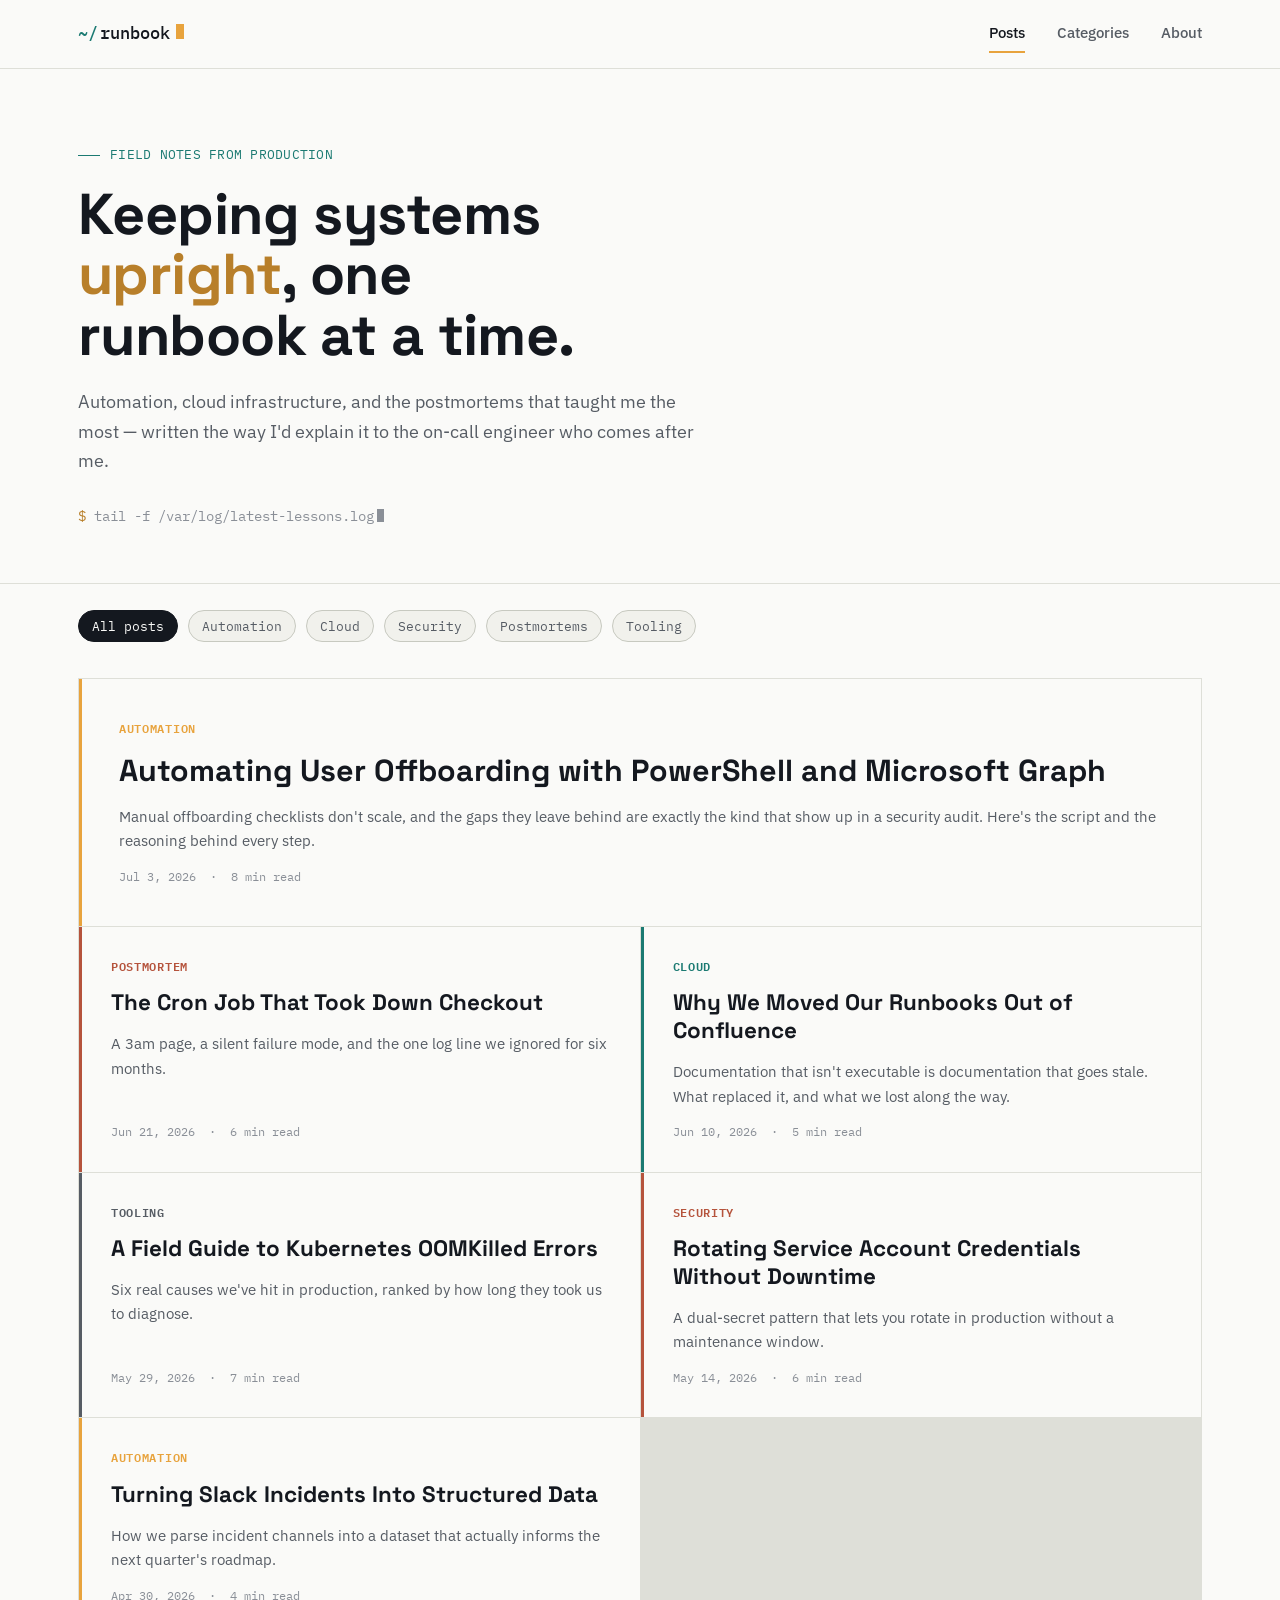
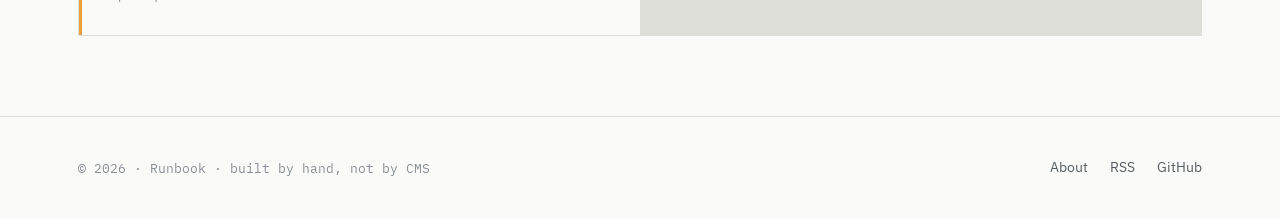
<file: index.html>
<!DOCTYPE html>
<html lang="en">
<head>
<meta charset="UTF-8">
<meta name="viewport" content="width=device-width, initial-scale=1.0">
<title>Runbook — notes on infrastructure &amp; automation</title>
<meta name="description" content="A running log of the systems, scripts, and postmortems behind keeping infrastructure upright.">
<link rel="preconnect" href="https://fonts.googleapis.com">
<link href="https://fonts.googleapis.com/css2?family=Space+Grotesk:wght@500;600;700&family=IBM+Plex+Sans:wght@400;500;600&family=IBM+Plex+Mono:wght@400;500;600&display=swap" rel="stylesheet">
<link rel="stylesheet" href="styles.css">
</head>
<body>

<nav class="site-nav">
  <div class="wrap">
    <a href="index.html" class="brand">
      <span class="brand-prompt">~/</span>runbook<span class="cursor"></span>
    </a>
    <div class="nav-links">
      <a href="index.html" class="active">Posts</a>
      <a href="index.html#categories">Categories</a>
      <a href="about.html">About</a>
    </div>
    <button class="nav-toggle" aria-label="Toggle menu"><span></span></button>
  </div>
</nav>

<header class="hero">
  <div class="wrap">
    <div class="hero-kicker">FIELD NOTES FROM PRODUCTION</div>
    <h1>Keeping systems <span class="hl">upright</span>, one runbook at a time.</h1>
    <p class="lede">Automation, cloud infrastructure, and the postmortems that taught me the most — written the way I'd explain it to the on-call engineer who comes after me.</p>
    <div class="hero-terminal">
      <span class="prompt">$</span> tail -f /var/log/latest-lessons.log<span class="cur"></span>
    </div>
  </div>
</header>

<main class="wrap" id="categories">

  <div class="chip-row">
    <button class="chip active" data-cat="all">All posts</button>
    <button class="chip" data-cat="automation">Automation</button>
    <button class="chip" data-cat="cloud">Cloud</button>
    <button class="chip" data-cat="security">Security</button>
    <button class="chip" data-cat="postmortems">Postmortems</button>
    <button class="chip" data-cat="tooling">Tooling</button>
  </div>

  <section class="post-grid">

    <a class="post-card featured" href="post.html" data-cat="automation" style="--cat-color:#E8A33D">
      <span class="cat-tag">Automation</span>
      <h3>Automating User Offboarding with PowerShell and Microsoft Graph</h3>
      <p>Manual offboarding checklists don't scale, and the gaps they leave behind are exactly the kind that show up in a security audit. Here's the script and the reasoning behind every step.</p>
      <div class="post-meta">
        <span>Jul 3, 2026</span>
        <span>·</span>
        <span>8 min read</span>
      </div>
    </a>

    <a class="post-card" href="#" data-cat="postmortems" style="--cat-color:#B5533C">
      <span class="cat-tag">Postmortem</span>
      <h3>The Cron Job That Took Down Checkout</h3>
      <p>A 3am page, a silent failure mode, and the one log line we ignored for six months.</p>
      <div class="post-meta"><span>Jun 21, 2026</span><span>·</span><span>6 min read</span></div>
    </a>

    <a class="post-card" href="#" data-cat="cloud" style="--cat-color:#1B7A72">
      <span class="cat-tag">Cloud</span>
      <h3>Why We Moved Our Runbooks Out of Confluence</h3>
      <p>Documentation that isn't executable is documentation that goes stale. What replaced it, and what we lost along the way.</p>
      <div class="post-meta"><span>Jun 10, 2026</span><span>·</span><span>5 min read</span></div>
    </a>

    <a class="post-card" href="#" data-cat="tooling" style="--cat-color:#565C64">
      <span class="cat-tag">Tooling</span>
      <h3>A Field Guide to Kubernetes OOMKilled Errors</h3>
      <p>Six real causes we've hit in production, ranked by how long they took us to diagnose.</p>
      <div class="post-meta"><span>May 29, 2026</span><span>·</span><span>7 min read</span></div>
    </a>

    <a class="post-card" href="#" data-cat="security" style="--cat-color:#B5533C">
      <span class="cat-tag">Security</span>
      <h3>Rotating Service Account Credentials Without Downtime</h3>
      <p>A dual-secret pattern that lets you rotate in production without a maintenance window.</p>
      <div class="post-meta"><span>May 14, 2026</span><span>·</span><span>6 min read</span></div>
    </a>

    <a class="post-card" href="#" data-cat="automation" style="--cat-color:#E8A33D">
      <span class="cat-tag">Automation</span>
      <h3>Turning Slack Incidents Into Structured Data</h3>
      <p>How we parse incident channels into a dataset that actually informs the next quarter's roadmap.</p>
      <div class="post-meta"><span>Apr 30, 2026</span><span>·</span><span>4 min read</span></div>
    </a>

  </section>

</main>

<footer class="site-footer">
  <div class="wrap">
    <div class="footer-mono">© 2026 · Runbook · built by hand, not by CMS</div>
    <div class="footer-links">
      <a href="about.html">About</a>
      <a href="#">RSS</a>
      <a href="#">GitHub</a>
    </div>
  </div>
</footer>

<script src="main.js"></script>
</body>
</html>
</file>
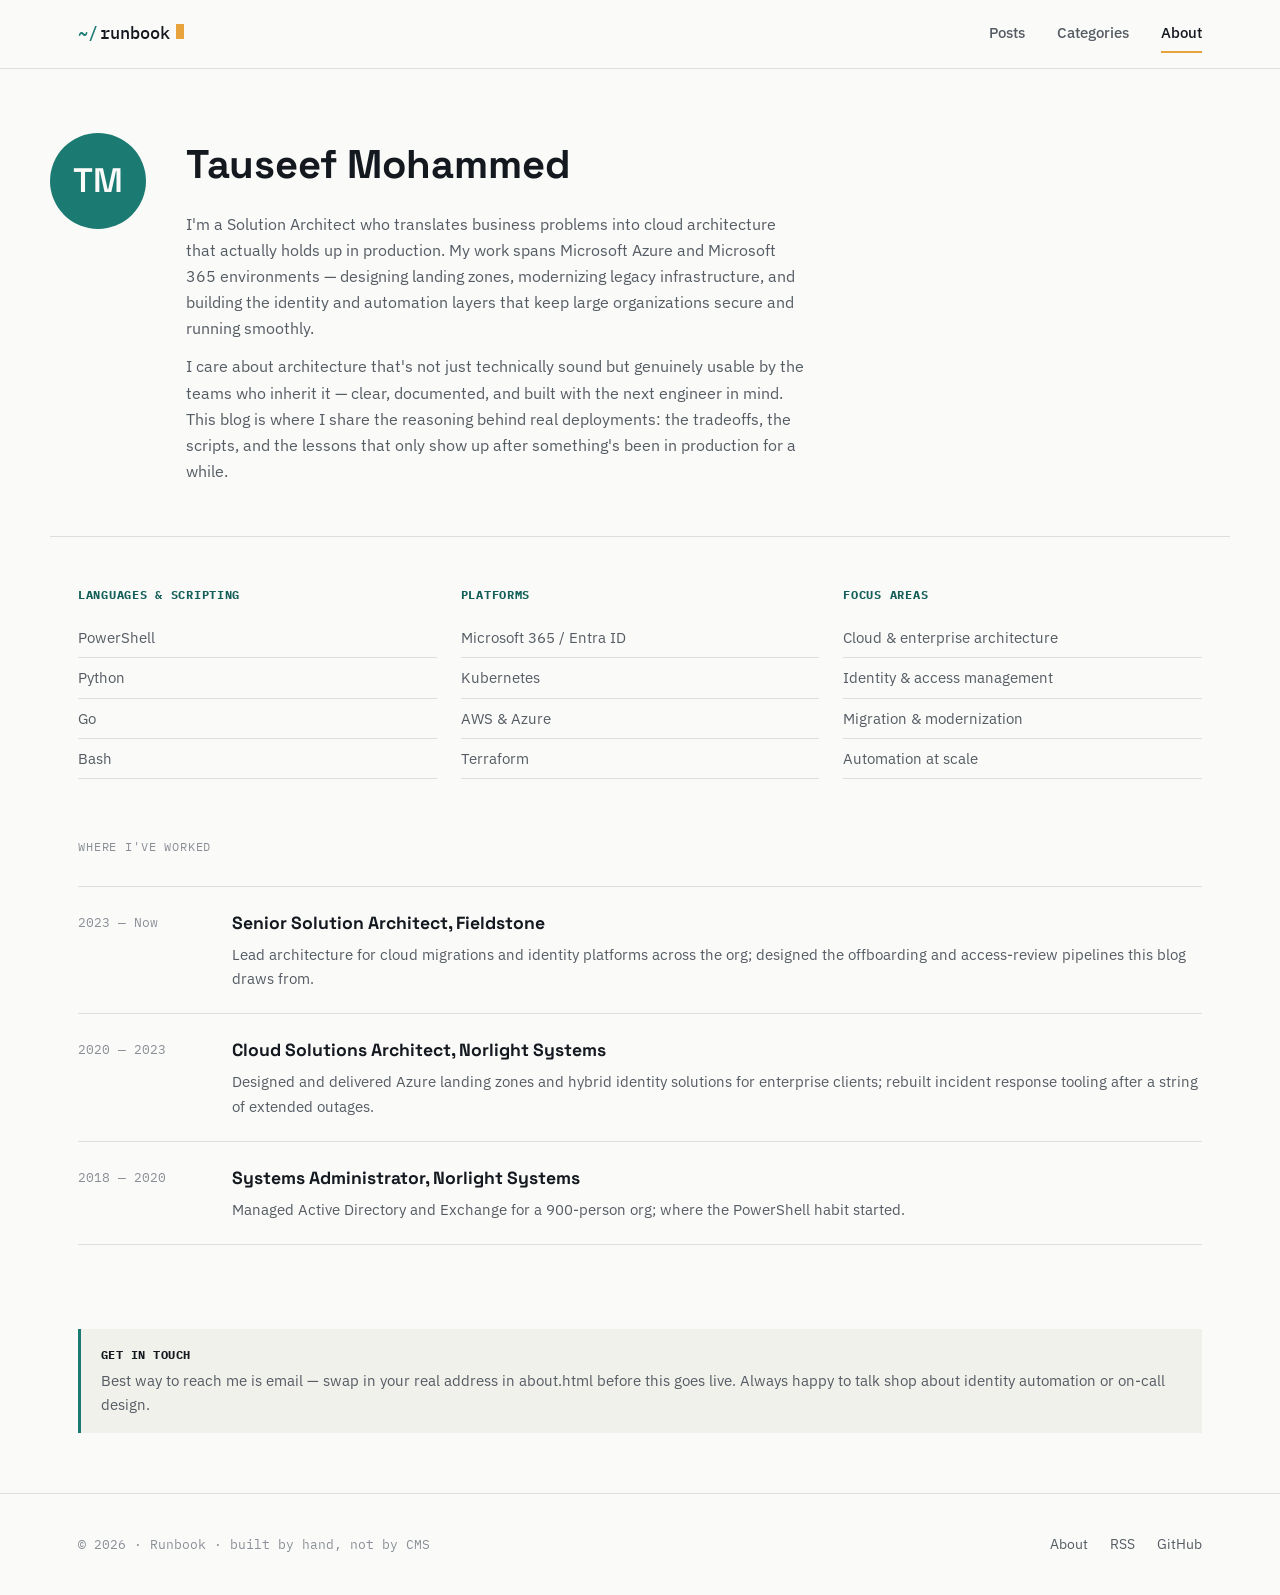
<file: about.html>
<!DOCTYPE html>
<html lang="en">
<head>
<meta charset="UTF-8">
<meta name="viewport" content="width=device-width, initial-scale=1.0">
<title>About — Runbook</title>
<meta name="description" content="Tauseef Mohammed — Solution Architect specializing in cloud infrastructure, identity, and enterprise automation on Microsoft Azure and Microsoft 365.">
<link rel="preconnect" href="https://fonts.googleapis.com">
<link href="https://fonts.googleapis.com/css2?family=Space+Grotesk:wght@500;600;700&family=IBM+Plex+Sans:wght@400;500;600&family=IBM+Plex+Mono:wght@400;500;600&display=swap" rel="stylesheet">
<link rel="stylesheet" href="styles.css">
</head>
<body>

<nav class="site-nav">
  <div class="wrap">
    <a href="index.html" class="brand">
      <span class="brand-prompt">~/</span>runbook<span class="cursor"></span>
    </a>
    <div class="nav-links">
      <a href="index.html">Posts</a>
      <a href="index.html#categories">Categories</a>
      <a href="about.html" class="active">About</a>
    </div>
    <button class="nav-toggle" aria-label="Toggle menu"><span></span></button>
  </div>
</nav>

<header class="about-hero wrap">
  <div class="about-avatar">TM</div>
  <div>
    <h1>Tauseef Mohammed</h1>
    <p>I'm a Solution Architect who translates business problems into cloud architecture that actually holds up in production. My work spans Microsoft Azure and Microsoft 365 environments — designing landing zones, modernizing legacy infrastructure, and building the identity and automation layers that keep large organizations secure and running smoothly.</p>
    <p>I care about architecture that's not just technically sound but genuinely usable by the teams who inherit it — clear, documented, and built with the next engineer in mind. This blog is where I share the reasoning behind real deployments: the tradeoffs, the scripts, and the lessons that only show up after something's been in production for a while.</p>
  </div>
</header>

<main class="wrap">

  <section class="stack-grid">
    <div class="stack-col">
      <h4>Languages &amp; scripting</h4>
      <ul>
        <li>PowerShell</li>
        <li>Python</li>
        <li>Go</li>
        <li>Bash</li>
      </ul>
    </div>
    <div class="stack-col">
      <h4>Platforms</h4>
      <ul>
        <li>Microsoft 365 / Entra ID</li>
        <li>Kubernetes</li>
        <li>AWS &amp; Azure</li>
        <li>Terraform</li>
      </ul>
    </div>
    <div class="stack-col">
      <h4>Focus areas</h4>
      <ul>
        <li>Cloud &amp; enterprise architecture</li>
        <li>Identity &amp; access management</li>
        <li>Migration &amp; modernization</li>
        <li>Automation at scale</li>
      </ul>
    </div>
  </section>

  <div class="related-title" style="margin-top:10px;">Where I've worked</div>
  <section class="timeline">
    <div class="timeline-item">
      <div class="when">2023 — Now</div>
      <div>
        <h4>Senior Solution Architect, Fieldstone</h4>
        <p>Lead architecture for cloud migrations and identity platforms across the org; designed the offboarding and access-review pipelines this blog draws from.</p>
      </div>
    </div>
    <div class="timeline-item">
      <div class="when">2020 — 2023</div>
      <div>
        <h4>Cloud Solutions Architect, Norlight Systems</h4>
        <p>Designed and delivered Azure landing zones and hybrid identity solutions for enterprise clients; rebuilt incident response tooling after a string of extended outages.</p>
      </div>
    </div>
    <div class="timeline-item">
      <div class="when">2018 — 2020</div>
      <div>
        <h4>Systems Administrator, Norlight Systems</h4>
        <p>Managed Active Directory and Exchange for a 900-person org; where the PowerShell habit started.</p>
      </div>
    </div>
  </section>

  <div class="callout" style="margin-bottom:60px;">
    <strong>Get in touch</strong>
    Best way to reach me is email — swap in your real address in about.html before this goes live. Always happy to talk shop about identity automation or on-call design.
  </div>

</main>

<footer class="site-footer">
  <div class="wrap">
    <div class="footer-mono">© 2026 · Runbook · built by hand, not by CMS</div>
    <div class="footer-links">
      <a href="about.html">About</a>
      <a href="#">RSS</a>
      <a href="#">GitHub</a>
    </div>
  </div>
</footer>

<script src="main.js"></script>
</body>
</html>
</file>
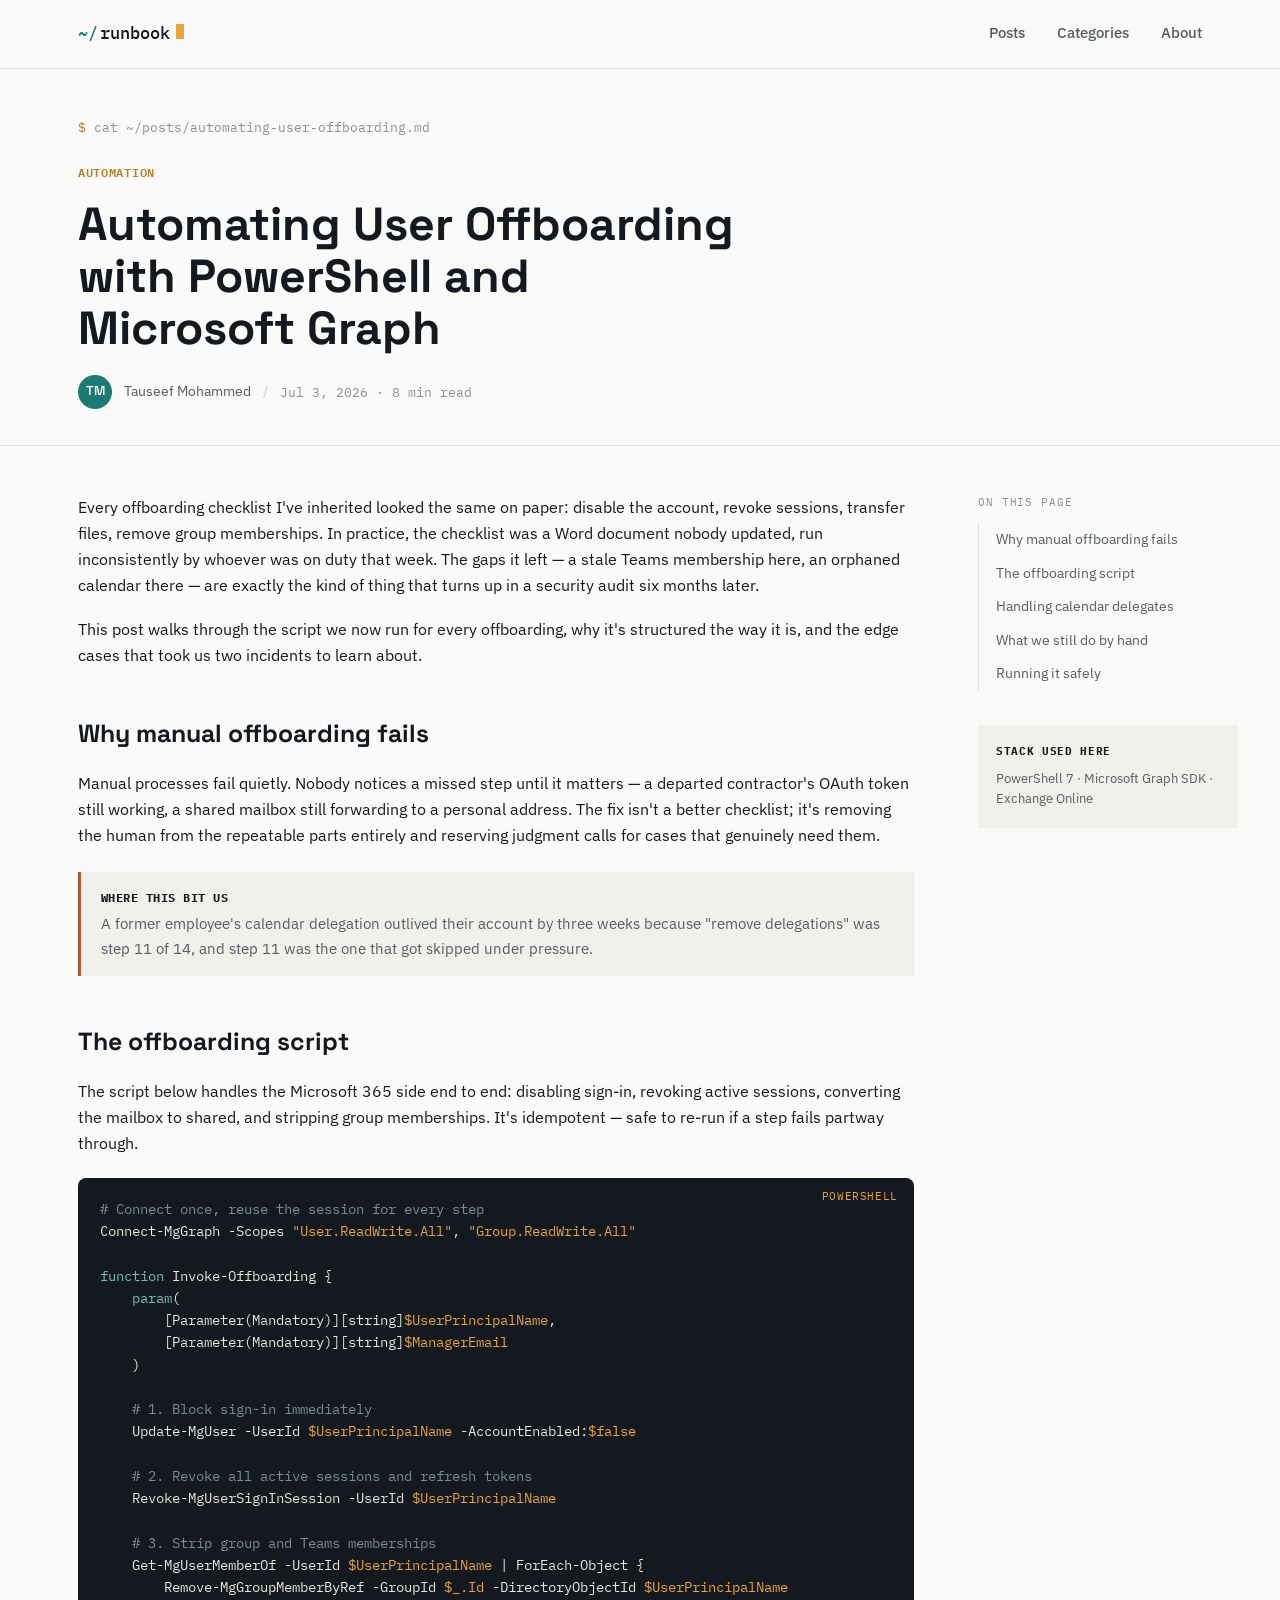
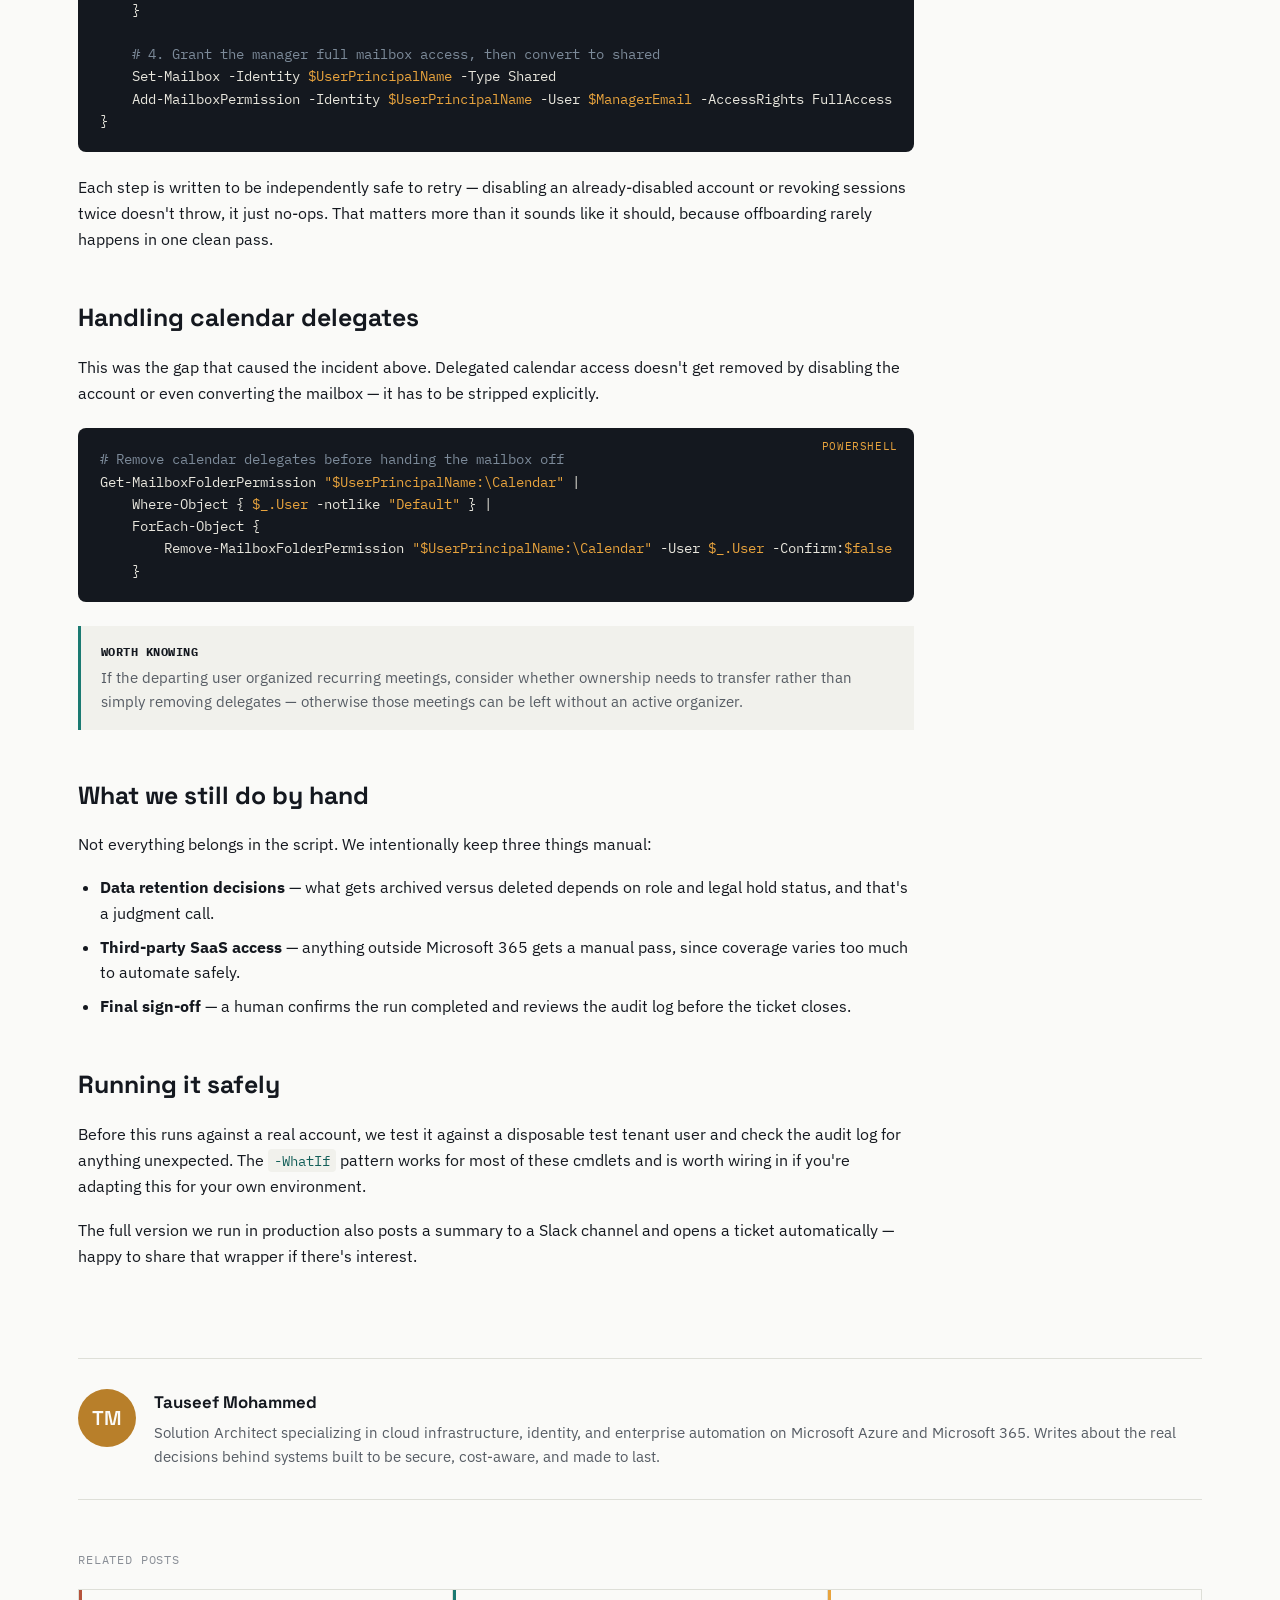
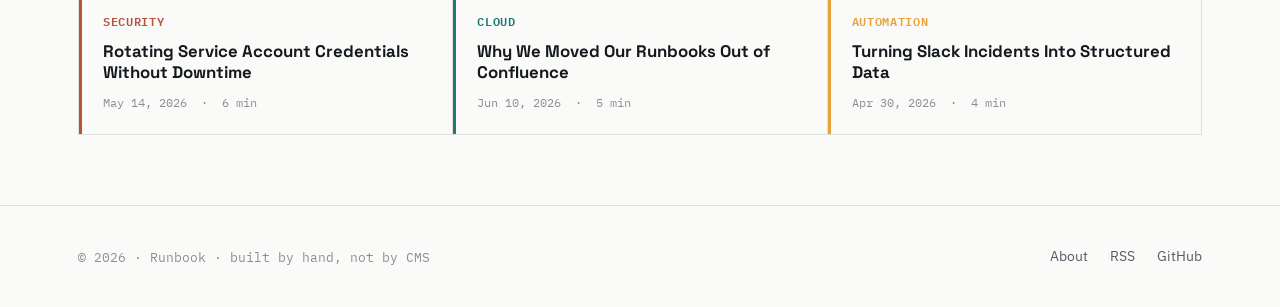
<file: post.html>
<!DOCTYPE html>
<html lang="en">
<head>
<meta charset="UTF-8">
<meta name="viewport" content="width=device-width, initial-scale=1.0">
<title>Automating User Offboarding with PowerShell and Microsoft Graph — Runbook</title>
<meta name="description" content="A production-ready script and the reasoning behind every step of automated user offboarding.">
<link rel="preconnect" href="https://fonts.googleapis.com">
<link href="https://fonts.googleapis.com/css2?family=Space+Grotesk:wght@500;600;700&family=IBM+Plex+Sans:wght@400;500;600&family=IBM+Plex+Mono:wght@400;500;600&display=swap" rel="stylesheet">
<link rel="stylesheet" href="styles.css">
</head>
<body>

<nav class="site-nav">
  <div class="wrap">
    <a href="index.html" class="brand">
      <span class="brand-prompt">~/</span>runbook<span class="cursor"></span>
    </a>
    <div class="nav-links">
      <a href="index.html">Posts</a>
      <a href="index.html#categories">Categories</a>
      <a href="about.html">About</a>
    </div>
    <button class="nav-toggle" aria-label="Toggle menu"><span></span></button>
  </div>
</nav>

<header class="post-header">
  <div class="wrap">
    <div class="breadcrumb">
      <span class="prompt">$</span> cat <a href="index.html">~/posts</a>/automating-user-offboarding.md
    </div>
    <span class="cat-tag" style="color:#B87F2A">Automation</span>
    <h1 style="margin-top:14px;">Automating User Offboarding with PowerShell and Microsoft Graph</h1>
    <div class="byline">
      <div class="avatar">TM</div>
      <span>Tauseef Mohammed</span>
      <span class="sep">/</span>
      <span class="meta-mono">Jul 3, 2026 · 8 min read</span>
    </div>
  </div>
</header>

<main class="wrap">
  <div class="post-layout">

    <article class="post-body">

      <p>Every offboarding checklist I've inherited looked the same on paper: disable the account, revoke sessions, transfer files, remove group memberships. In practice, the checklist was a Word document nobody updated, run inconsistently by whoever was on duty that week. The gaps it left — a stale Teams membership here, an orphaned calendar there — are exactly the kind of thing that turns up in a security audit six months later.</p>

      <p>This post walks through the script we now run for every offboarding, why it's structured the way it is, and the edge cases that took us two incidents to learn about.</p>

      <h2 id="why-manual-offboarding-fails">Why manual offboarding fails</h2>
      <p>Manual processes fail quietly. Nobody notices a missed step until it matters — a departed contractor's OAuth token still working, a shared mailbox still forwarding to a personal address. The fix isn't a better checklist; it's removing the human from the repeatable parts entirely and reserving judgment calls for cases that genuinely need them.</p>

      <div class="callout warn">
        <strong>Where this bit us</strong>
        A former employee's calendar delegation outlived their account by three weeks because "remove delegations" was step 11 of 14, and step 11 was the one that got skipped under pressure.
      </div>

      <h2 id="the-script">The offboarding script</h2>
      <p>The script below handles the Microsoft 365 side end to end: disabling sign-in, revoking active sessions, converting the mailbox to shared, and stripping group memberships. It's idempotent — safe to re-run if a step fails partway through.</p>

<pre class="code-block" data-lang="powershell"><span class="c1"># Connect once, reuse the session for every step</span>
Connect-MgGraph -Scopes <span class="s1">"User.ReadWrite.All"</span>, <span class="s1">"Group.ReadWrite.All"</span>

<span class="k1">function</span> Invoke-Offboarding {
    <span class="k1">param</span>(
        [Parameter(Mandatory)][string]<span class="s1">$UserPrincipalName</span>,
        [Parameter(Mandatory)][string]<span class="s1">$ManagerEmail</span>
    )

    <span class="c1"># 1. Block sign-in immediately</span>
    Update-MgUser -UserId <span class="s1">$UserPrincipalName</span> -AccountEnabled:<span class="s1">$false</span>

    <span class="c1"># 2. Revoke all active sessions and refresh tokens</span>
    Revoke-MgUserSignInSession -UserId <span class="s1">$UserPrincipalName</span>

    <span class="c1"># 3. Strip group and Teams memberships</span>
    Get-MgUserMemberOf -UserId <span class="s1">$UserPrincipalName</span> | ForEach-Object {
        Remove-MgGroupMemberByRef -GroupId <span class="s1">$_.Id</span> -DirectoryObjectId <span class="s1">$UserPrincipalName</span>
    }

    <span class="c1"># 4. Grant the manager full mailbox access, then convert to shared</span>
    Set-Mailbox -Identity <span class="s1">$UserPrincipalName</span> -Type Shared
    Add-MailboxPermission -Identity <span class="s1">$UserPrincipalName</span> -User <span class="s1">$ManagerEmail</span> -AccessRights FullAccess
}
</pre>

      <p>Each step is written to be independently safe to retry — disabling an already-disabled account or revoking sessions twice doesn't throw, it just no-ops. That matters more than it sounds like it should, because offboarding rarely happens in one clean pass.</p>

      <h2 id="handling-calendar-and-delegates">Handling calendar delegates</h2>
      <p>This was the gap that caused the incident above. Delegated calendar access doesn't get removed by disabling the account or even converting the mailbox — it has to be stripped explicitly.</p>

<pre class="code-block" data-lang="powershell"><span class="c1"># Remove calendar delegates before handing the mailbox off</span>
Get-MailboxFolderPermission <span class="s1">"$UserPrincipalName:\Calendar"</span> |
    Where-Object { <span class="s1">$_.User</span> -notlike <span class="s1">"Default"</span> } |
    ForEach-Object {
        Remove-MailboxFolderPermission <span class="s1">"$UserPrincipalName:\Calendar"</span> -User <span class="s1">$_.User</span> -Confirm:<span class="s1">$false</span>
    }
</pre>

      <div class="callout">
        <strong>Worth knowing</strong>
        If the departing user organized recurring meetings, consider whether ownership needs to transfer rather than simply removing delegates — otherwise those meetings can be left without an active organizer.
      </div>

      <h2 id="what-we-still-do-by-hand">What we still do by hand</h2>
      <p>Not everything belongs in the script. We intentionally keep three things manual:</p>
      <ul>
        <li><strong>Data retention decisions</strong> — what gets archived versus deleted depends on role and legal hold status, and that's a judgment call.</li>
        <li><strong>Third-party SaaS access</strong> — anything outside Microsoft 365 gets a manual pass, since coverage varies too much to automate safely.</li>
        <li><strong>Final sign-off</strong> — a human confirms the run completed and reviews the audit log before the ticket closes.</li>
      </ul>

      <h2 id="running-it-safely">Running it safely</h2>
      <p>Before this runs against a real account, we test it against a disposable test tenant user and check the audit log for anything unexpected. The <code class="inline">-WhatIf</code> pattern works for most of these cmdlets and is worth wiring in if you're adapting this for your own environment.</p>

      <p>The full version we run in production also posts a summary to a Slack channel and opens a ticket automatically — happy to share that wrapper if there's interest.</p>

    </article>

    <aside class="toc">
      <div class="toc-label">On this page</div>
      <ul>
        <li><a href="#why-manual-offboarding-fails">Why manual offboarding fails</a></li>
        <li><a href="#the-script">The offboarding script</a></li>
        <li><a href="#handling-calendar-and-delegates">Handling calendar delegates</a></li>
        <li><a href="#what-we-still-do-by-hand">What we still do by hand</a></li>
        <li><a href="#running-it-safely">Running it safely</a></li>
      </ul>
      <div class="toc-card">
        <strong>Stack used here</strong>
        PowerShell 7 · Microsoft Graph SDK · Exchange Online
      </div>
    </aside>

  </div>

  <div class="author-card">
    <div class="avatar-lg">TM</div>
    <div>
      <h4>Tauseef Mohammed</h4>
      <p>Solution Architect specializing in cloud infrastructure, identity, and enterprise automation on Microsoft Azure and Microsoft 365. Writes about the real decisions behind systems built to be secure, cost-aware, and made to last.</p>
    </div>
  </div>

  <div class="related-title">Related posts</div>
  <section class="related-grid">
    <a class="post-card" href="#" data-cat="security" style="--cat-color:#B5533C">
      <span class="cat-tag">Security</span>
      <h3>Rotating Service Account Credentials Without Downtime</h3>
      <div class="post-meta"><span>May 14, 2026</span><span>·</span><span>6 min</span></div>
    </a>
    <a class="post-card" href="#" data-cat="cloud" style="--cat-color:#1B7A72">
      <span class="cat-tag">Cloud</span>
      <h3>Why We Moved Our Runbooks Out of Confluence</h3>
      <div class="post-meta"><span>Jun 10, 2026</span><span>·</span><span>5 min</span></div>
    </a>
    <a class="post-card" href="#" data-cat="automation" style="--cat-color:#E8A33D">
      <span class="cat-tag">Automation</span>
      <h3>Turning Slack Incidents Into Structured Data</h3>
      <div class="post-meta"><span>Apr 30, 2026</span><span>·</span><span>4 min</span></div>
    </a>
  </section>
</main>

<footer class="site-footer">
  <div class="wrap">
    <div class="footer-mono">© 2026 · Runbook · built by hand, not by CMS</div>
    <div class="footer-links">
      <a href="about.html">About</a>
      <a href="#">RSS</a>
      <a href="#">GitHub</a>
    </div>
  </div>
</footer>

<script src="main.js"></script>
</body>
</html>
</file>
<file: styles.css>
/* ==========================================================================
   Runbook — design tokens
   Display: Space Grotesk · Body: IBM Plex Sans · Utility/code: IBM Plex Mono
   ========================================================================== */

:root {
  --paper: #FAFAF8;
  --panel: #F1F1EC;
  --ink: #14181F;
  --ink-soft: #565C64;
  --ink-faint: #8A8F97;
  --amber: #E8A33D;
  --amber-dim: #B87F2A;
  --teal: #1B7A72;
  --teal-dim: #145F59;
  --rust: #B5533C;
  --rule: #DEDFD8;
  --rule-strong: #C7C9C0;

  --font-display: "Space Grotesk", "Segoe UI", sans-serif;
  --font-body: "IBM Plex Sans", "Segoe UI", sans-serif;
  --font-mono: "IBM Plex Mono", "SFMono-Regular", Consolas, monospace;

  --max-w: 1180px;
}

* { box-sizing: border-box; }
html { scroll-behavior: smooth; }

@media (prefers-reduced-motion: reduce) {
  html { scroll-behavior: auto; }
  * { animation-duration: 0.001ms !important; transition-duration: 0.001ms !important; }
}

body {
  margin: 0;
  background: var(--paper);
  color: var(--ink);
  font-family: var(--font-body);
  font-size: 16px;
  line-height: 1.6;
  -webkit-font-smoothing: antialiased;
}

a { color: inherit; text-decoration: none; }
img { max-width: 100%; display: block; }

.wrap {
  max-width: var(--max-w);
  margin: 0 auto;
  padding: 0 28px;
}

/* -------------------- Nav -------------------- */

.site-nav {
  border-bottom: 1px solid var(--rule);
  background: var(--paper);
  position: sticky;
  top: 0;
  z-index: 50;
}

.site-nav .wrap {
  display: flex;
  align-items: center;
  justify-content: space-between;
  height: 68px;
}

.brand {
  font-family: var(--font-mono);
  font-size: 17px;
  font-weight: 500;
  display: flex;
  align-items: baseline;
  gap: 2px;
}

.brand .cursor {
  display: inline-block;
  width: 8px;
  height: 15px;
  background: var(--amber);
  margin-left: 4px;
  animation: blink 1.1s steps(1) infinite;
}

@keyframes blink {
  50% { opacity: 0; }
}

.brand-prompt { color: var(--teal); }

.nav-links {
  display: flex;
  gap: 32px;
  font-size: 14.5px;
  font-weight: 500;
}

.nav-links a {
  color: var(--ink-soft);
  padding: 6px 0;
  border-bottom: 2px solid transparent;
  transition: color 0.15s ease, border-color 0.15s ease;
}

.nav-links a:hover,
.nav-links a.active {
  color: var(--ink);
  border-color: var(--amber);
}

.nav-toggle {
  display: none;
  background: none;
  border: 1px solid var(--rule-strong);
  border-radius: 6px;
  width: 38px;
  height: 38px;
  align-items: center;
  justify-content: center;
  cursor: pointer;
}
.nav-toggle span,
.nav-toggle span::before,
.nav-toggle span::after {
  content: "";
  display: block;
  width: 18px;
  height: 2px;
  background: var(--ink);
  position: relative;
}
.nav-toggle span::before { position: absolute; top: -6px; }
.nav-toggle span::after { position: absolute; top: 6px; }

/* -------------------- Hero -------------------- */

.hero {
  padding: 76px 0 56px;
  border-bottom: 1px solid var(--rule);
}

.hero-kicker {
  font-family: var(--font-mono);
  font-size: 13px;
  color: var(--teal);
  letter-spacing: 0.02em;
  margin-bottom: 18px;
  display: flex;
  align-items: center;
  gap: 10px;
}

.hero-kicker::before {
  content: "";
  width: 22px;
  height: 1px;
  background: var(--teal);
  display: inline-block;
}

.hero h1 {
  font-family: var(--font-display);
  font-size: clamp(2.4rem, 5vw, 3.6rem);
  line-height: 1.05;
  margin: 0 0 22px;
  max-width: 15ch;
  letter-spacing: -0.01em;
}

.hero h1 .hl { color: var(--amber-dim); }

.hero p.lede {
  font-size: 1.15rem;
  color: var(--ink-soft);
  max-width: 56ch;
  margin: 0 0 30px;
}

.hero-terminal {
  font-family: var(--font-mono);
  font-size: 13.5px;
  color: var(--ink-faint);
}
.hero-terminal .prompt { color: var(--amber-dim); }
.hero-terminal .cur {
  display: inline-block;
  width: 7px;
  height: 13px;
  background: var(--ink-faint);
  margin-left: 3px;
  vertical-align: -1px;
  animation: blink 1.1s steps(1) infinite;
}

/* -------------------- Category chips -------------------- */

.chip-row {
  display: flex;
  flex-wrap: wrap;
  gap: 10px;
  padding: 26px 0 6px;
}

.chip {
  font-family: var(--font-mono);
  font-size: 12.5px;
  padding: 7px 13px;
  border-radius: 999px;
  border: 1px solid var(--rule-strong);
  color: var(--ink-soft);
  background: var(--panel);
  cursor: pointer;
  transition: all 0.15s ease;
}
.chip:hover { border-color: var(--ink); color: var(--ink); }
.chip.active {
  background: var(--ink);
  border-color: var(--ink);
  color: var(--paper);
}

/* -------------------- Post grid -------------------- */

.post-grid {
  display: grid;
  grid-template-columns: repeat(2, 1fr);
  gap: 1px;
  background: var(--rule);
  border: 1px solid var(--rule);
  margin: 30px 0 80px;
}

.post-card {
  background: var(--paper);
  padding: 30px 32px;
  display: flex;
  flex-direction: column;
  gap: 14px;
  position: relative;
  transition: background 0.15s ease;
}
.post-card:hover { background: var(--panel); }

.post-card::before {
  content: "";
  position: absolute;
  left: 0; top: 0; bottom: 0;
  width: 3px;
  background: var(--cat-color, var(--amber));
}

.post-card.featured {
  grid-column: span 2;
  padding: 40px 40px;
}

.cat-tag {
  font-family: var(--font-mono);
  font-size: 11.5px;
  text-transform: uppercase;
  letter-spacing: 0.06em;
  color: var(--cat-color, var(--amber-dim));
  font-weight: 600;
}

.post-card h3 {
  font-family: var(--font-display);
  font-size: 1.4rem;
  line-height: 1.25;
  margin: 0;
}
.post-card.featured h3 { font-size: 1.9rem; }

.post-card p {
  color: var(--ink-soft);
  font-size: 0.96rem;
  margin: 0;
  flex-grow: 1;
}

.post-meta {
  font-family: var(--font-mono);
  font-size: 12px;
  color: var(--ink-faint);
  display: flex;
  gap: 14px;
}

/* -------------------- Post page -------------------- */

.post-header {
  padding: 48px 0 36px;
  border-bottom: 1px solid var(--rule);
}

.breadcrumb {
  font-family: var(--font-mono);
  font-size: 12.5px;
  color: var(--ink-faint);
  margin-bottom: 22px;
}
.breadcrumb .prompt { color: var(--amber-dim); }
.breadcrumb a:hover { color: var(--teal); }

.post-header h1 {
  font-family: var(--font-display);
  font-size: clamp(2rem, 4vw, 2.9rem);
  line-height: 1.12;
  max-width: 22ch;
  margin: 0 0 20px;
}

.byline {
  display: flex;
  align-items: center;
  gap: 12px;
  font-size: 14px;
  color: var(--ink-soft);
}

.byline .avatar {
  width: 34px;
  height: 34px;
  border-radius: 50%;
  background: var(--teal);
  color: var(--paper);
  font-family: var(--font-display);
  font-weight: 600;
  display: flex;
  align-items: center;
  justify-content: center;
  font-size: 13px;
}

.byline .sep { color: var(--rule-strong); }
.byline .meta-mono { font-family: var(--font-mono); font-size: 12.5px; color: var(--ink-faint); }

.post-layout {
  display: grid;
  grid-template-columns: 1fr 260px;
  gap: 64px;
  padding: 48px 0 20px;
  align-items: start;
}

.post-body h2 {
  font-family: var(--font-display);
  font-size: 1.55rem;
  margin: 46px 0 16px;
  scroll-margin-top: 90px;
}
.post-body h3 {
  font-family: var(--font-display);
  font-size: 1.2rem;
  margin: 32px 0 12px;
  scroll-margin-top: 90px;
}
.post-body p { margin: 0 0 18px; color: var(--ink); font-size: 1.02rem; }
.post-body ul, .post-body ol { margin: 0 0 18px; padding-left: 22px; }
.post-body li { margin-bottom: 8px; }
.post-body strong { color: var(--ink); }

.callout {
  background: var(--panel);
  border-left: 3px solid var(--teal);
  padding: 16px 20px;
  margin: 24px 0;
  font-size: 0.95rem;
  color: var(--ink-soft);
}
.callout.warn { border-left-color: var(--rust); }
.callout strong { color: var(--ink); display: block; margin-bottom: 4px; font-family: var(--font-mono); font-size: 12px; text-transform: uppercase; letter-spacing: 0.04em; }

pre.code-block {
  background: var(--ink);
  color: #E8E6DD;
  font-family: var(--font-mono);
  font-size: 13.5px;
  line-height: 1.65;
  padding: 20px 22px;
  border-radius: 8px;
  overflow-x: auto;
  margin: 22px 0;
  position: relative;
}
pre.code-block::before {
  content: attr(data-lang);
  position: absolute;
  top: 10px;
  right: 16px;
  font-size: 10.5px;
  color: var(--amber);
  text-transform: uppercase;
  letter-spacing: 0.06em;
}
pre.code-block .c1 { color: #7C8A99; }
pre.code-block .s1 { color: #E8A33D; }
pre.code-block .k1 { color: #6FBFB5; }

code.inline {
  font-family: var(--font-mono);
  background: var(--panel);
  padding: 2px 6px;
  border-radius: 4px;
  font-size: 0.88em;
  color: var(--teal-dim);
}

/* TOC sidebar - styled like a directory tree */

.toc {
  position: sticky;
  top: 90px;
}

.toc-label {
  font-family: var(--font-mono);
  font-size: 11px;
  text-transform: uppercase;
  letter-spacing: 0.08em;
  color: var(--ink-faint);
  margin-bottom: 12px;
}

.toc ul {
  list-style: none;
  margin: 0;
  padding: 0;
  border-left: 1px solid var(--rule);
}

.toc li a {
  display: block;
  font-size: 13.5px;
  color: var(--ink-soft);
  padding: 6px 0 6px 16px;
  border-left: 2px solid transparent;
  margin-left: -1px;
  transition: color 0.15s ease, border-color 0.15s ease;
}
.toc li a:hover { color: var(--ink); }
.toc li a.active {
  color: var(--teal-dim);
  border-left-color: var(--teal);
  font-weight: 500;
}

.toc-card {
  margin-top: 34px;
  padding: 18px 18px;
  background: var(--panel);
  font-size: 13px;
  color: var(--ink-soft);
}
.toc-card strong { display: block; color: var(--ink); font-family: var(--font-mono); font-size: 11px; text-transform: uppercase; letter-spacing: 0.06em; margin-bottom: 8px; }

/* Author card */

.author-card {
  display: flex;
  gap: 18px;
  border-top: 1px solid var(--rule);
  border-bottom: 1px solid var(--rule);
  padding: 30px 0;
  margin: 50px 0;
}
.author-card .avatar-lg {
  width: 58px;
  height: 58px;
  border-radius: 50%;
  background: var(--amber-dim);
  color: var(--paper);
  font-family: var(--font-display);
  font-weight: 600;
  font-size: 20px;
  display: flex;
  align-items: center;
  justify-content: center;
  flex-shrink: 0;
}
.author-card h4 { margin: 0 0 6px; font-family: var(--font-display); font-size: 1.05rem; }
.author-card p { margin: 0; color: var(--ink-soft); font-size: 0.93rem; }

/* Related posts */

.related-title {
  font-family: var(--font-mono);
  font-size: 12px;
  text-transform: uppercase;
  letter-spacing: 0.07em;
  color: var(--ink-faint);
  margin: 0 0 20px;
}

.related-grid {
  display: grid;
  grid-template-columns: repeat(3, 1fr);
  gap: 1px;
  background: var(--rule);
  border: 1px solid var(--rule);
  margin-bottom: 70px;
}
.related-grid .post-card { padding: 22px 24px; gap: 10px; }
.related-grid .post-card h3 { font-size: 1.05rem; }

/* -------------------- About page -------------------- */

.about-hero {
  padding: 64px 0 40px;
  border-bottom: 1px solid var(--rule);
  display: grid;
  grid-template-columns: auto 1fr;
  gap: 40px;
  align-items: start;
}

.about-avatar {
  width: 96px;
  height: 96px;
  border-radius: 50%;
  background: var(--teal);
  color: var(--paper);
  font-family: var(--font-display);
  font-weight: 600;
  font-size: 34px;
  display: flex;
  align-items: center;
  justify-content: center;
}

.about-hero h1 {
  font-family: var(--font-display);
  font-size: clamp(1.9rem, 3.4vw, 2.5rem);
  margin: 0 0 14px;
}
.about-hero p { color: var(--ink-soft); max-width: 62ch; margin: 0 0 12px; font-size: 1.02rem; }

.stack-grid {
  display: grid;
  grid-template-columns: repeat(3, 1fr);
  gap: 24px;
  padding: 48px 0;
}
.stack-col h4 {
  font-family: var(--font-mono);
  font-size: 12px;
  text-transform: uppercase;
  letter-spacing: 0.06em;
  color: var(--teal-dim);
  margin: 0 0 14px;
}
.stack-col ul { list-style: none; margin: 0; padding: 0; }
.stack-col li {
  font-size: 14.5px;
  color: var(--ink-soft);
  padding: 8px 0;
  border-bottom: 1px solid var(--rule);
}

.timeline {
  padding: 10px 0 60px;
}
.timeline-item {
  display: grid;
  grid-template-columns: 130px 1fr;
  gap: 24px;
  padding: 22px 0;
  border-top: 1px solid var(--rule);
}
.timeline-item:last-child { border-bottom: 1px solid var(--rule); }
.timeline-item .when {
  font-family: var(--font-mono);
  font-size: 12.5px;
  color: var(--ink-faint);
  padding-top: 3px;
}
.timeline-item h4 { margin: 0 0 6px; font-family: var(--font-display); font-size: 1.1rem; }
.timeline-item p { margin: 0; color: var(--ink-soft); font-size: 0.94rem; }

/* -------------------- Footer -------------------- */

.site-footer {
  border-top: 1px solid var(--rule);
  padding: 40px 0;
  margin-top: 20px;
}
.site-footer .wrap {
  display: flex;
  justify-content: space-between;
  align-items: center;
  flex-wrap: wrap;
  gap: 16px;
}
.footer-mono {
  font-family: var(--font-mono);
  font-size: 12.5px;
  color: var(--ink-faint);
}
.footer-links { display: flex; gap: 22px; font-size: 13.5px; color: var(--ink-soft); }
.footer-links a:hover { color: var(--teal-dim); }

/* -------------------- Responsive -------------------- */

@media (max-width: 860px) {
  .post-grid, .related-grid { grid-template-columns: 1fr; }
  .post-card.featured { grid-column: span 1; }
  .post-layout { grid-template-columns: 1fr; }
  .toc { position: static; margin-bottom: 40px; }
  .stack-grid { grid-template-columns: 1fr; }
  .nav-links { display: none; }
  .nav-toggle { display: flex; }
  .about-hero { grid-template-columns: 1fr; }
  .timeline-item { grid-template-columns: 1fr; gap: 6px; }
}

@media (max-width: 860px) {
  .nav-links.open {
    display: flex;
    flex-direction: column;
    position: absolute;
    top: 68px;
    left: 0;
    right: 0;
    background: var(--paper);
    border-bottom: 1px solid var(--rule);
    padding: 16px 28px 24px;
    gap: 16px;
  }
}
</file>
